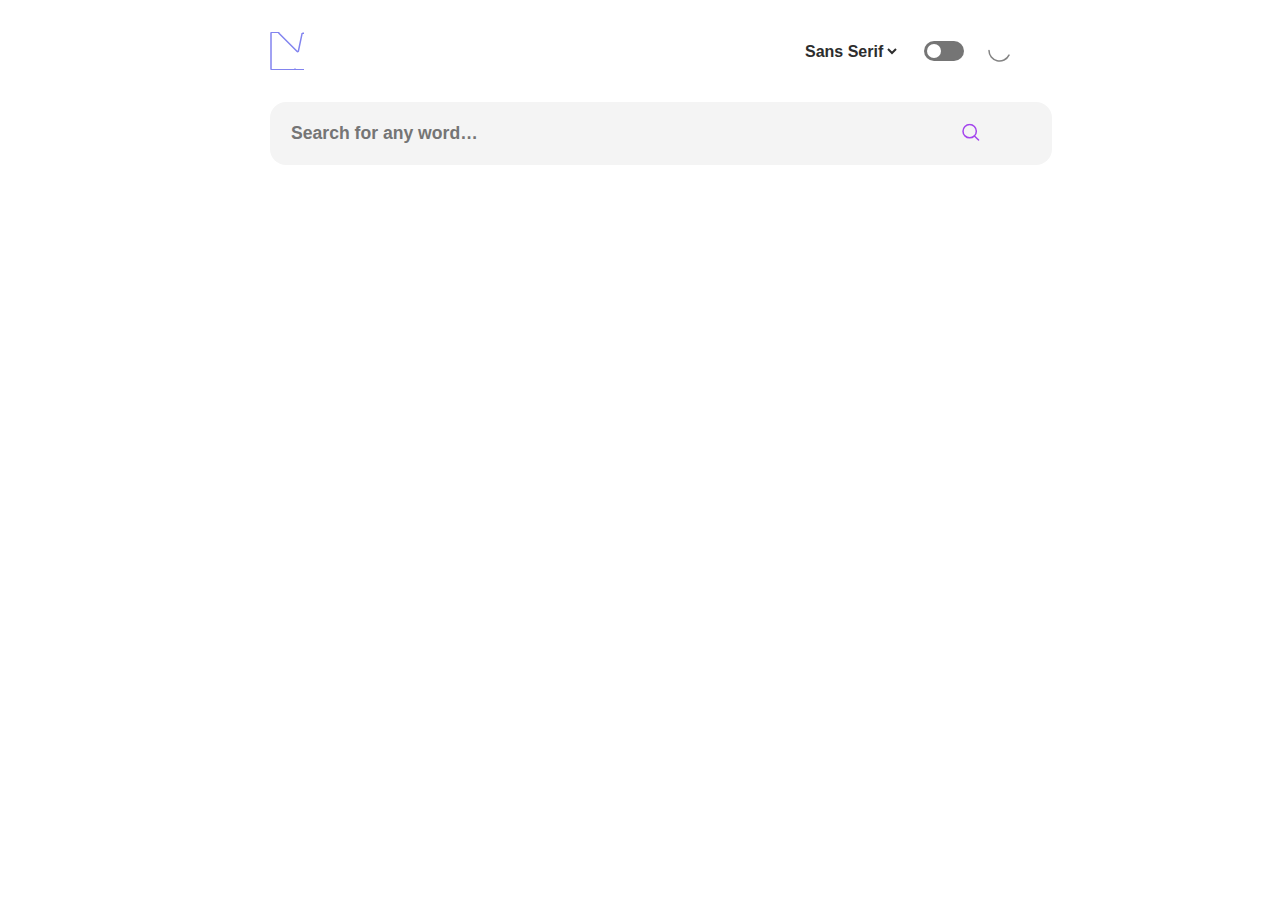
<file: A2/index.html>
<!DOCTYPE html>
<html lang="en">
<head>
    <meta charset="UTF-8">
    <meta name="viewport" content="width=device-width, initial-scale=1.0">
    <title>Dictionary Web App</title>
    <link rel="stylesheet" href="style.css">
    <script src="script.js" defer></script>
</head>
<body class="font-sans">

    <div class="container">
        <header>
            <img src="[data-uri]" alt="Book Icon">
            <div class="controls">
                <select id="font-selector">
                    <option value="font-sans">Sans Serif</option>
                    <option value="font-serif">Serif</option>
                    <option value="font-mono">Mono</option>
                </select>
                <div class="theme-toggle">
                    <input type="checkbox" id="theme-switch">
                    <label for="theme-switch" class="slider"></label>
                </div>
                <svg class="moon-icon" xmlns="http://www.w3.org/2000/svg" width="22" height="22" viewBox="0 0 22 22"><path fill="none" stroke="#838383" stroke-linecap="round" stroke-linejoin="round" stroke-width="1.5" d="M1 10.449a10.544 10.544 0 0 0 19.993 4.686A10.544 10.544 0 0 1 1.001 10.45Z"/></svg>
            </div>
        </header>

        <main>
            <form id="search-form">
                <input type="text" id="search-input" placeholder="Search for any word…" required>
                <button type="submit" aria-label="Search">
                    <svg xmlns="http://www.w3.org/2000/svg" width="18" height="18" viewBox="0 0 18 18"><path fill="none" stroke="#A445ED" stroke-linecap="round" stroke-linejoin="round" stroke-width="1.5" d="m12.663 12.663 3.887 3.887M1 7.664a6.665 6.665 0 1 0 13.33 0 6.665 6.665 0 0 0-13.33 0Z"/></svg>
                </button>
            </form>

            <div id="results-container">
                </div>
        </main>
    </div>

</body>
</html>
</file>
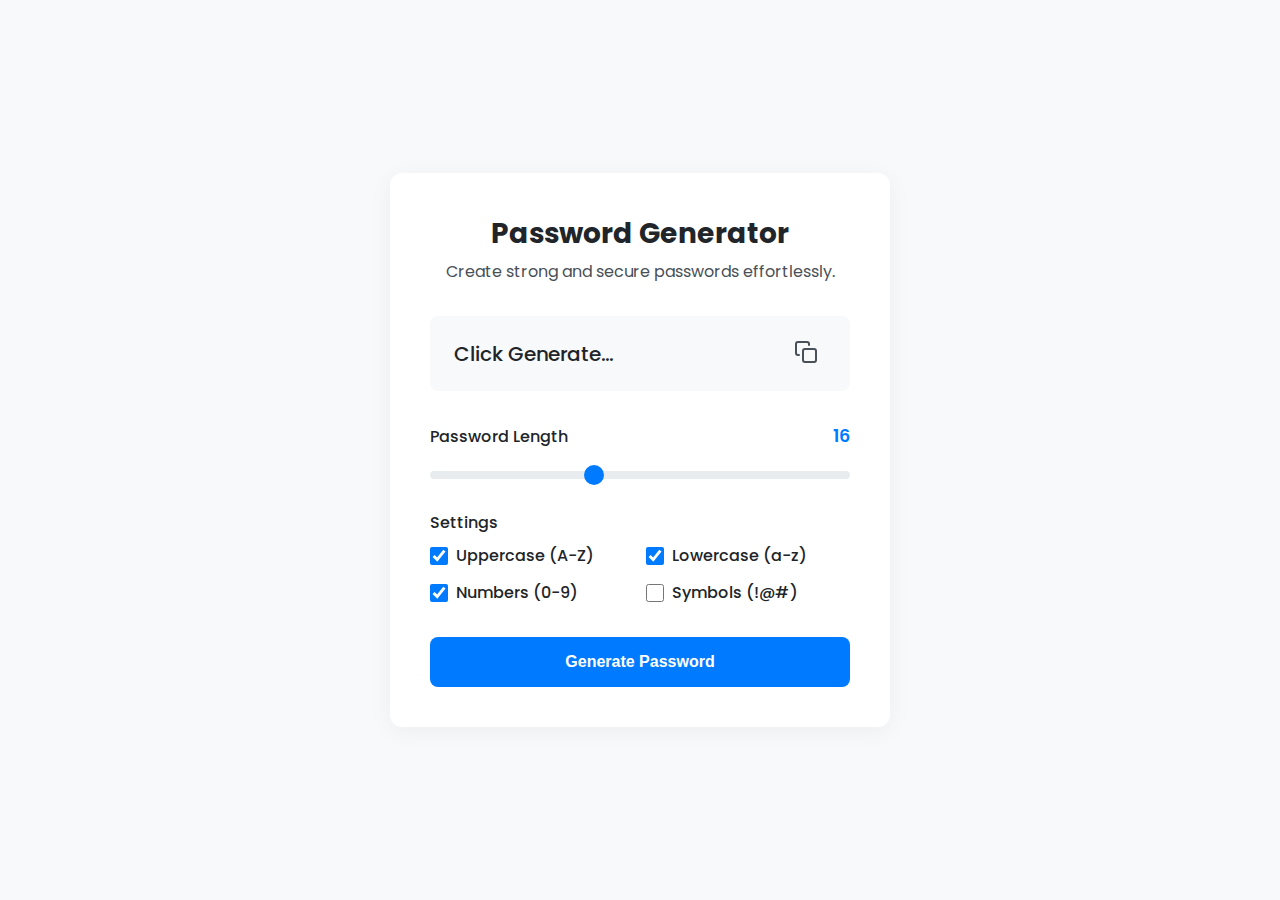
<file: A3/index.html>
<!DOCTYPE html>
<html lang="en">
<head>
    <meta charset="UTF-8">
    <meta name="viewport" content="width=device-width, initial-scale=1.0">
    <title>Password Generator</title>
    
    <link rel="stylesheet" href="style.css">
    
    <link rel="preconnect" href="https://fonts.googleapis.com">
    <link rel="preconnect" href="https://fonts.gstatic.com" crossorigin>
    <link href="https://fonts.googleapis.com/css2?family=Poppins:wght@400;500;600&display=swap" rel="stylesheet">

    <script src="script.js" defer></script>
</head>
<body>
    <main class="card">
        <header>
            <h1>Password Generator</h1>
            <p>Create strong and secure passwords effortlessly.</p>
        </header>

        <section class="output-area">
            <span id="password-output">Click Generate...</span>
            <button id="copy-button" title="Copy password">
                <svg xmlns="http://www.w3.org/2000/svg" width="24" height="24" viewBox="0 0 24 24" fill="none" stroke="currentColor" stroke-width="2" stroke-linecap="round" stroke-linejoin="round"><rect x="9" y="9" width="13" height="13" rx="2" ry="2"></rect><path d="M5 15H4a2 2 0 0 1-2-2V4a2 2 0 0 1 2-2h9a2 2 0 0 1 2 2v1"></path></svg>
            </button>
        </section>

        <section class="controls">
            <div class="control-item">
                <div class="label-group">
                    <label for="length-slider">Password Length</label>
                    <span id="length-value">16</span>
                </div>
                <input type="range" id="length-slider" min="6" max="32" value="16">
            </div>

            <div class="control-item">
                 <label>Settings</label>
                 <div class="checkbox-group">
                    <div class="checkbox-container">
                        <input type="checkbox" id="uppercase" checked>
                        <label for="uppercase">Uppercase (A-Z)</label>
                    </div>
                    <div class="checkbox-container">
                        <input type="checkbox" id="lowercase" checked>
                        <label for="lowercase">Lowercase (a-z)</label>
                    </div>
                    <div class="checkbox-container">
                        <input type="checkbox" id="numbers" checked>
                        <label for="numbers">Numbers (0-9)</label>
                    </div>
                    <div class="checkbox-container">
                        <input type="checkbox" id="symbols">
                        <label for="symbols">Symbols (!@#)</label>
                    </div>
                 </div>
            </div>
        </section>

        <button id="generate-button">Generate Password</button>
    </main>
</body>
</html>
</file>
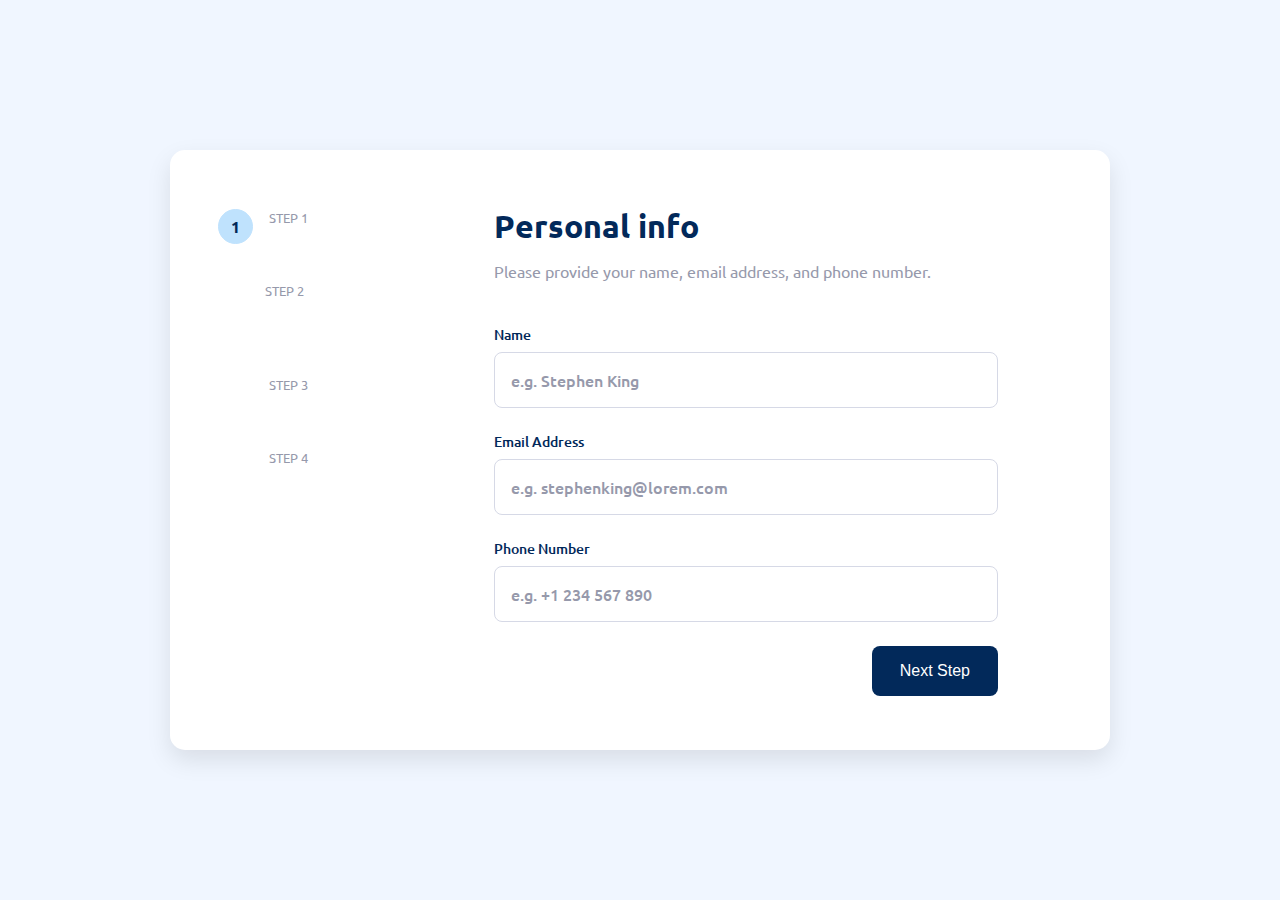
<file: A4/index.html>
<!DOCTYPE html>
<html lang="en">
<head>
    <meta charset="UTF-8">
    <meta name="viewport" content="width=device-width, initial-scale=1.0">
    <title>Multi-step Form</title>
    <link rel="stylesheet" href="style.css">
    <link rel="preconnect" href="https://fonts.googleapis.com">
    <link rel="preconnect" href="https://fonts.gstatic.com" crossorigin>
    <link href="https://fonts.googleapis.com/css2?family=Ubuntu:wght@400;500;700&display=swap" rel="stylesheet">
</head>
<body>
    <div class="form-container">
        <aside class="sidebar">
            <div class="step active">
                <div class="step-number">1</div>
                <div class="step-info">
                    <span>Step 1</span>
                    <p>Your Info</p>
                </div>
            </div>
            <div class="step">
                <div class="step-number">2</div>
                <div class="step-info">
                    <span>Step 2</span>
                    <p>Select Plan</p>
                </div>
            </div>
            <div class="step">
                <div class="step-number">3</div>
                <div class="step-info">
                    <span>Step 3</span>
                    <p>Add-ons</p>
                </div>
            </div>
            <div class="step">
                <div class="step-number">4</div>
                <div class="step-info">
                    <span>Step 4</span>
                    <p>Summary</p>
                </div>
            </div>
        </aside>

        <main class="form-content">
            <div class="form-step">
                <h1>Personal info</h1>
                <p>Please provide your name, email address, and phone number.</p>
                
                <form>
                    <div class="form-group">
                        <label for="name">Name</label>
                        <input type="text" id="name" placeholder="e.g. Stephen King" required>
                    </div>
                    <div class="form-group">
                        <label for="email">Email Address</label>
                        <input type="email" id="email" placeholder="e.g. stephenking@lorem.com" required>
                    </div>
                    <div class="form-group">
                        <label for="phone">Phone Number</label>
                        <input type="tel" id="phone" placeholder="e.g. +1 234 567 890" required>
                    </div>
                </form>
            </div>

            <div class="form-navigation">
                <button type="button" class="next-btn">Next Step</button>
            </div>
        </main>
    </div>
</body>
</html>
</file>
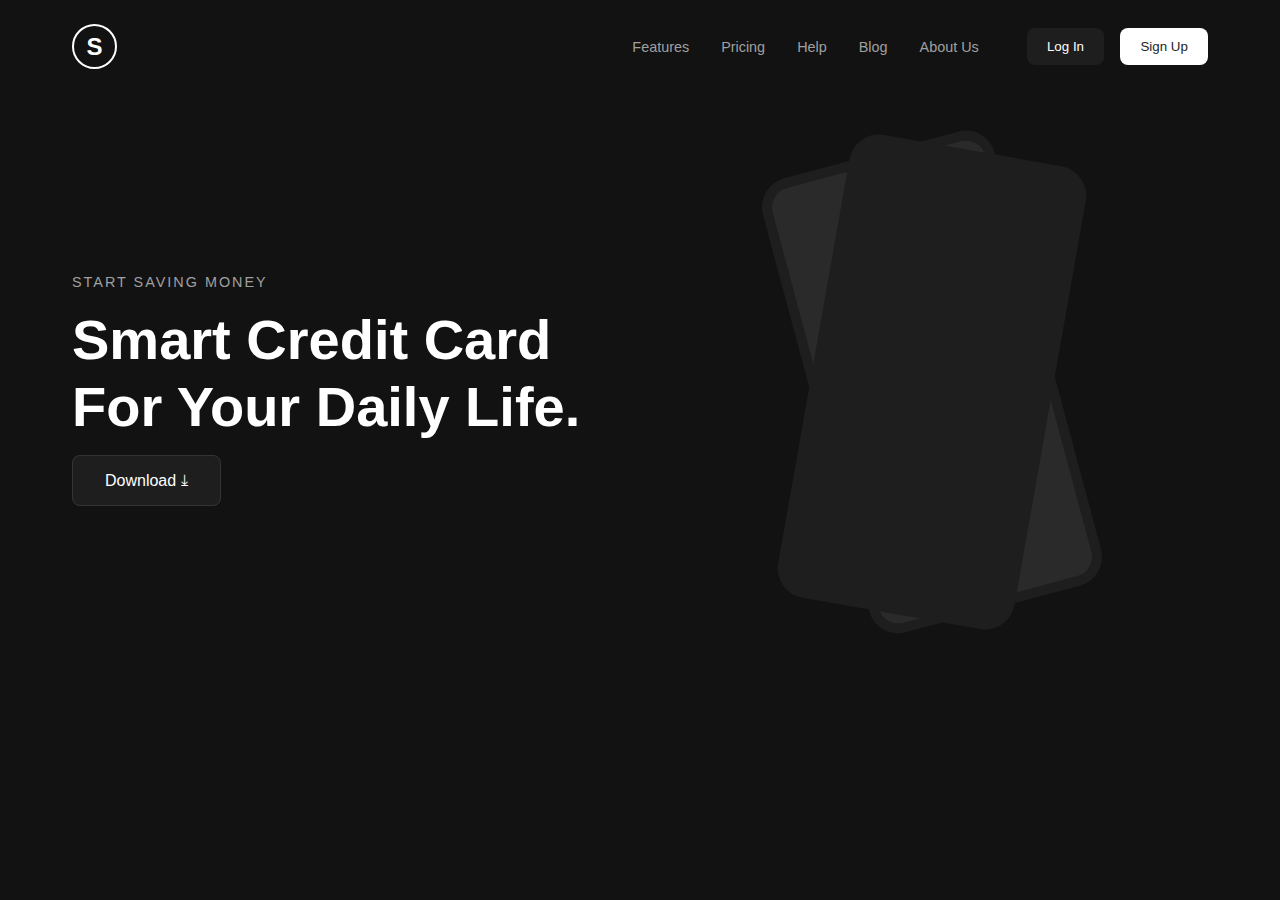
<file: Project 1/index.html>
<!DOCTYPE html>
<html lang="en">
<head>
    <meta charset="UTF-8">
    <meta name="viewport" content="width=device-width, initial-scale=1.0">
    <title>Payment Landing Page</title>
    <link rel="stylesheet" href="style.css">
</head>
<body>

    <div class="container">
        <header class="header">
            <nav class="navbar">
                <a href="#" class="nav-logo">S</a>
                
                <div class="nav-content">
                    <ul class="nav-menu">
                        <li class="nav-item"><a href="#" class="nav-link">Features</a></li>
                        <li class="nav-item"><a href="#" class="nav-link">Pricing</a></li>
                        <li class="nav-item"><a href="#" class="nav-link">Help</a></li>
                        <li class="nav-item"><a href="#" class="nav-link">Blog</a></li>
                        <li class="nav-item"><a href="#" class="nav-link">About Us</a></li>
                    </ul>
                    <div class="nav-buttons">
                        <button class="btn btn-login">Log In</button>
                        <button class="btn btn-signup">Sign Up</button>
                    </div>
                </div>

                <div class="hamburger">
                    <span class="bar"></span>
                    <span class="bar"></span>
                    <span class="bar"></span>
                </div>
            </nav>
        </header>

        <main class="hero">
            <div class="hero-text">
                <p class="subheading">START SAVING MONEY</p>
                <h1>Smart Credit Card For Your Daily Life.</h1>
                <a href="#" class="btn btn-download">Download ⤓</a>
            </div>
            <div class="hero-image">
                </div>
        </main>
    </div>

    <script src="script.js"></script>
</body>
</html>
</file>
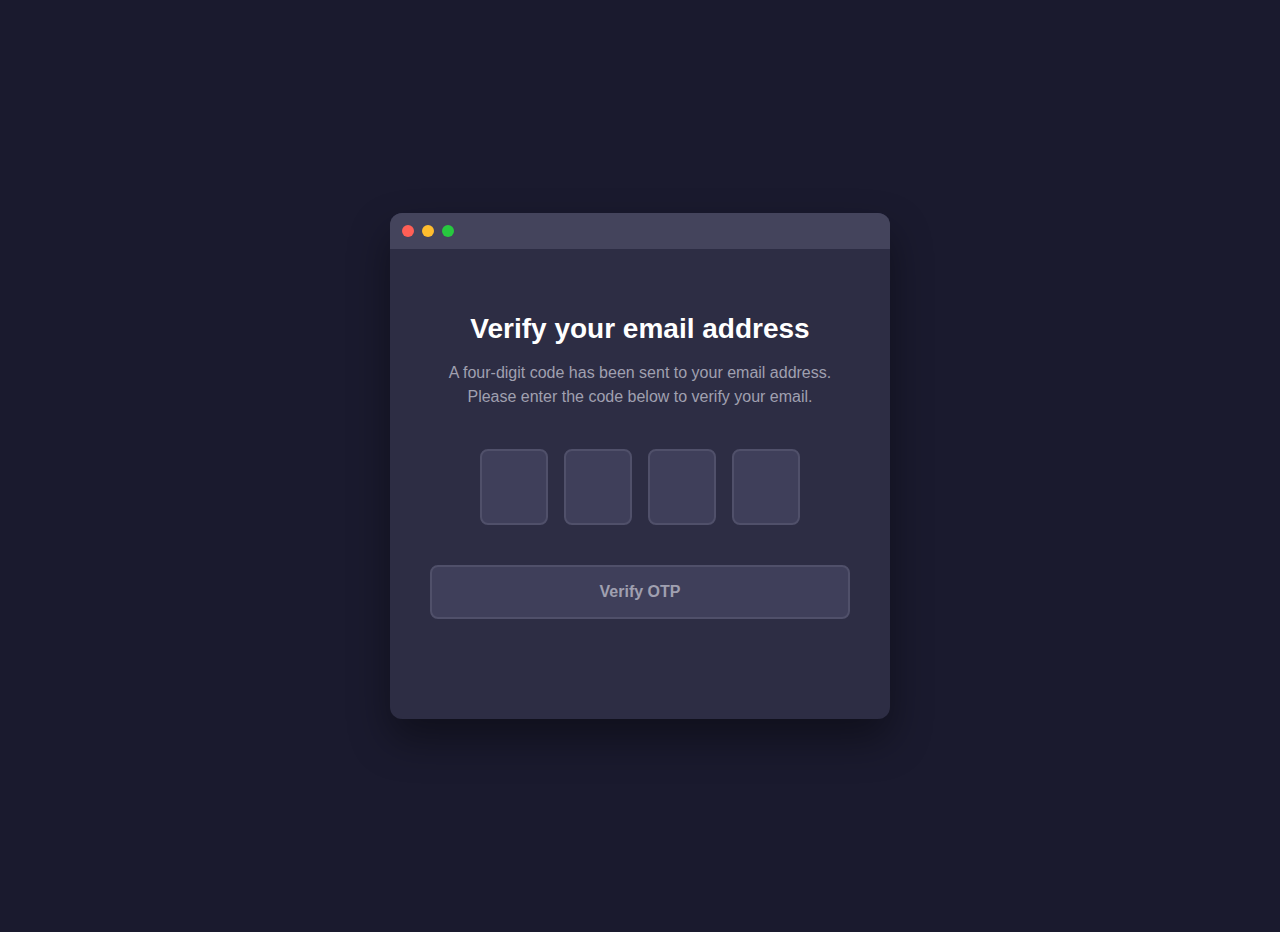
<file: Project 2/index.html>
<!DOCTYPE html>
<html lang="en">
<head>
    <meta charset="UTF-8">
    <meta name="viewport" content="width=device-width, initial-scale=1.0">
    <title>OTP Verification</title>
    <link rel="stylesheet" href="style.css">
</head>
<body>

    <div class="window-mockup">
        <div class="window-header">
            <div class="dot"></div>
            <div class="dot"></div>
            <div class="dot"></div>
        </div>
        <div class="otp-container">
            <h2>Verify your email address</h2>
            <p class="subtitle">A four-digit code has been sent to your email address. Please enter the code below to verify your email.</p>
            
            <form id="otp-form">
                <div class="otp-inputs" id="otp-inputs">
                    <input type="text" inputmode="numeric" pattern="[0-9]" maxlength="1" class="otp-digit" required>
                    <input type="text" inputmode="numeric" pattern="[0-9]" maxlength="1" class="otp-digit" required>
                    <input type="text" inputmode="numeric" pattern="[0-9]" maxlength="1" class="otp-digit" required>
                    <input type="text" inputmode="numeric" pattern="[0-9]" maxlength="1" class="otp-digit" required>
                </div>
                <button type="submit" class="btn-verify">Verify OTP</button>
            </form>
            <p id="message-area"></p>
        </div>
    </div>

    <script src="script.js"></script>
</body>
</html>
</file>
<file: A2/style.css>
:root {
    --bg-color: #ffffff;
    --text-color: #2d2d2d;
    --input-bg: #f4f4f4;
    --heading-color: #2d2d2d;
    --secondary-text: #757575;
    --accent-color: #a445ed;
    --divider-color: #e9e9e9;

    --font-sans: 'Inter', sans-serif;
    --font-serif: 'Lora', serif;
    --font-mono: 'Inconsolata', monospace;
}

body.dark-theme {
    --bg-color: #050505;
    --text-color: #ffffff;
    --input-bg: #1f1f1f;
    --heading-color: #ffffff;
    --divider-color: #3a3a3a;
}

body {
    background-color: var(--bg-color);
    color: var(--text-color);
    font-family: var(--font-family);
    transition: background-color 0.3s, color 0.3s;
    line-height: 1.6;
}
body.font-sans { --font-family: var(--font-sans); }
body.font-serif { --font-family: var(--font-serif); }
body.font-mono { --font-family: var(--font-mono); }

.container {
    max-width: 740px;
    margin: 2rem auto;
    padding: 0 1.5rem;
}

header {
    display: flex;
    justify-content: space-between;
    align-items: center;
    margin-bottom: 2rem;
}

.controls { display: flex; align-items: center; gap: 1.5rem; }
#font-selector {
    background: none;
    border: none;
    color: var(--heading-color);
    font-family: inherit;
    font-weight: bold;
    font-size: 1rem;
}
#font-selector:focus { outline: none; }

.theme-toggle { display: flex; align-items: center; gap: 1rem; }
.theme-toggle input { display: none; }
.theme-toggle .slider {
    width: 40px; height: 20px;
    background-color: var(--secondary-text);
    border-radius: 10px;
    position: relative;
    cursor: pointer;
    transition: background-color 0.3s;
}
.theme-toggle .slider::before {
    content: '';
    position: absolute;
    width: 14px; height: 14px;
    background-color: white;
    border-radius: 50%;
    top: 3px; left: 3px;
    transition: transform 0.3s;
}
.theme-toggle input:checked + .slider { background-color: var(--accent-color); }
.theme-toggle input:checked + .slider::before { transform: translateX(20px); }
.moon-icon { stroke: var(--secondary-text); }
body.dark-theme .moon-icon { stroke: var(--accent-color); }

#search-form { position: relative; margin-bottom: 2rem; }
#search-input {
    width: 100%;
    padding: 1.25rem;
    border: 1px solid transparent;
    border-radius: 1rem;
    background-color: var(--input-bg);
    color: var(--heading-color);
    font-size: 1.1rem;
    font-weight: bold;
}
#search-input:focus { border-color: var(--accent-color); outline: none; }
#search-form button {
    position: absolute; right: 1.5rem; top: 50%;
    transform: translateY(-50%);
    background: none; border: none; cursor: pointer;
}

.word-header { display: flex; justify-content: space-between; align-items: center; margin-bottom: 1rem; }
.word-header h1 { font-size: 3rem; margin: 0; }
.word-header .phonetic { color: var(--accent-color); font-size: 1.5rem; }
.play-btn {
    background-color: var(--accent-color); opacity: 0.8;
    border: none; border-radius: 50%;
    width: 60px; height: 60px;
    cursor: pointer; display: flex; align-items: center; justify-content: center;
    transition: opacity 0.2s;
}
.play-btn:hover { opacity: 1; }
.play-btn svg path { fill: white; }

.part-of-speech { display: flex; align-items: center; gap: 1rem; margin: 2rem 0 1rem; }
.part-of-speech h2 { font-style: italic; font-size: 1.25rem; margin: 0; }
.part-of-speech::after { content: ''; flex-grow: 1; height: 1px; background-color: var(--divider-color); }

.meaning-header, .synonym-header { color: var(--secondary-text); margin-bottom: 1rem; }
ul { list-style: none; padding-left: 0; }
li { margin-bottom: 1rem; padding-left: 1.5rem; position: relative; }
li::before { content: '•'; color: var(--accent-color); position: absolute; left: 0; }

.synonyms a { color: var(--accent-color); font-weight: bold; text-decoration: none; margin-right: 1rem; }
.synonyms a:hover { text-decoration: underline; }

.source { border-top: 1px solid var(--divider-color); margin-top: 2rem; padding-top: 1rem; display: flex; gap: 1rem; }
.source span { color: var(--secondary-text); }
.source a { color: var(--text-color); }

.error { text-align: center; }
.error h2 { font-size: 3rem; }
</file>
<file: A3/style.css>
:root {
    --primary-color: #007bff;
    --primary-hover: #0056b3;
    --bg-color: #f8f9fa;
    --card-bg: #ffffff;
    --text-color: #495057;
    --heading-color: #212529;
    --border-color: #dee2e6;
    --slider-track: #e9ecef;
}

* {
    box-sizing: border-box;
    margin: 0;
    padding: 0;
}

body {
    font-family: 'Poppins', sans-serif;
    background-color: var(--bg-color);
    color: var(--text-color);
    display: flex;
    justify-content: center;
    align-items: center;
    min-height: 100vh;
    padding: 1rem;
}

.card {
    background-color: var(--card-bg);
    border-radius: 12px;
    box-shadow: 0 4px 25px rgba(0, 0, 0, 0.05);
    padding: 2.5rem;
    width: 100%;
    max-width: 500px;
}

header {
    text-align: center;
    margin-bottom: 2rem;
}

header h1 {
    color: var(--heading-color);
    font-size: 1.75rem;
    margin-bottom: 0.25rem;
}

.output-area {
    display: flex;
    align-items: center;
    justify-content: space-between;
    background-color: var(--bg-color);
    border-radius: 8px;
    padding: 1rem 1.5rem;
    margin-bottom: 2rem;
}

#password-output {
    font-size: 1.25rem;
    font-weight: 500;
    color: var(--heading-color);
    word-break: break-all;
    flex-grow: 1;
}

#copy-button {
    background: none;
    border: none;
    cursor: pointer;
    color: var(--text-color);
    padding: 0.5rem;
    margin-left: 1rem;
    border-radius: 50%;
    transition: background-color 0.2s, color 0.2s;
}

#copy-button:hover {
    background-color: var(--border-color);
    color: var(--primary-hover);
}

.controls {
    display: flex;
    flex-direction: column;
    gap: 1.5rem;
    margin-bottom: 2rem;
}

.label-group {
    display: flex;
    justify-content: space-between;
    align-items: center;
    margin-bottom: 0.75rem;
}

.control-item label {
    font-weight: 500;
    color: var(--heading-color);
}

#length-value {
    font-weight: 600;
    color: var(--primary-color);
    font-size: 1.1rem;
}

input[type="range"] {
    -webkit-appearance: none;
    appearance: none;
    width: 100%;
    height: 8px;
    background: var(--slider-track);
    border-radius: 5px;
    outline: none;
}

input[type="range"]::-webkit-slider-thumb {
    -webkit-appearance: none;
    appearance: none;
    width: 20px;
    height: 20px;
    border-radius: 50%;
    background: var(--primary-color);
    cursor: pointer;
    transition: background-color 0.2s;
}
input[type="range"]::-webkit-slider-thumb:hover {
    background: var(--primary-hover);
}

.checkbox-group {
    display: grid;
    grid-template-columns: 1fr 1fr;
    gap: 0.75rem;
    margin-top: 0.5rem;
}

.checkbox-container {
    display: flex;
    align-items: center;
    gap: 0.5rem;
}

.checkbox-container input[type="checkbox"] {
    width: 18px;
    height: 18px;
    accent-color: var(--primary-color);
}

#generate-button {
    width: 100%;
    background-color: var(--primary-color);
    color: white;
    font-size: 1rem;
    font-weight: 600;
    padding: 1rem;
    border: none;
    border-radius: 8px;
    cursor: pointer;
    transition: background-color 0.2s, transform 0.1s;
}

#generate-button:hover {
    background-color: var(--primary-hover);
}
#generate-button:active {
    transform: scale(0.98);
}
</file>
<file: A4/style.css>
/* --- VARIABLES & GLOBAL STYLES --- */
:root {
    --marine-blue: hsl(213, 96%, 18%);
    --purplish-blue: hsl(243, 100%, 62%);
    --pastel-blue: hsl(228, 100%, 84%);
    --light-blue: hsl(206, 94%, 87%);
    --strawberry-red: hsl(354, 84%, 57%);
    --cool-gray: hsl(231, 11%, 63%);
    --light-gray: hsl(229, 24%, 87%);
    --magnolia: hsl(217, 100%, 97%);
    --alabaster: hsl(231, 100%, 99%);
    --white: hsl(0, 0%, 100%);
}

* {
    margin: 0;
    padding: 0;
    box-sizing: border-box;
}

body {
    font-family: 'Ubuntu', sans-serif;
    background-color: var(--magnolia);
    display: flex;
    justify-content: center;
    align-items: center;
    min-height: 100vh;
}

/* --- MAIN CONTAINER --- */
.form-container {
    display: flex;
    width: 940px;
    height: 600px;
    background-color: var(--white);
    border-radius: 15px;
    padding: 1rem;
    box-shadow: 0 10px 25px rgba(0, 0, 0, 0.1);
}

/* --- SIDEBAR --- */
.sidebar {
    background-image: url('https://images.unsplash.com/photo-1557682250-33bd709cbe85?q=80&w=2070&auto=format&fit=crop');
    background-size: cover;
    background-position: center;
    width: 275px;
    border-radius: 10px;
    padding: 2.5rem 2rem;
    display: flex;
    flex-direction: column;
    gap: 2rem;
}

.step {
    display: flex;
    align-items: center;
    gap: 1rem;
}

.step-number {
    width: 35px;
    height: 35px;
    border: 1px solid var(--white);
    border-radius: 50%;
    display: flex;
    justify-content: center;
    align-items: center;
    color: var(--white);
    font-weight: 700;
    transition: all 0.3s ease;
}

.step.active .step-number {
    background-color: var(--light-blue);
    color: var(--marine-blue);
    border-color: var(--light-blue);
}

.step-info span {
    text-transform: uppercase;
    color: var(--cool-gray);
    font-size: 0.8rem;
}

.step-info p {
    text-transform: uppercase;
    color: var(--white);
    font-weight: 700;
    letter-spacing: 1px;
}

/* --- FORM CONTENT --- */
.form-content {
    width: 100%;
    padding: 2.5rem 6rem;
    display: flex;
    flex-direction: column;
    justify-content: space-between;
}

h1 {
    color: var(--marine-blue);
    font-size: 2rem;
    margin-bottom: 0.75rem;
}

.form-content > .form-step > p {
    color: var(--cool-gray);
    margin-bottom: 2.5rem;
    line-height: 1.6;
}

.form-group {
    margin-bottom: 1.5rem;
}

.form-group label {
    display: block;
    color: var(--marine-blue);
    font-weight: 500;
    margin-bottom: 0.5rem;
    font-size: 0.9rem;
}

.form-group input {
    width: 100%;
    padding: 1rem;
    border: 1px solid var(--light-gray);
    border-radius: 8px;
    font-size: 1rem;
    font-weight: 500;
    color: var(--marine-blue);
    font-family: 'Ubuntu', sans-serif;
}

.form-group input::placeholder {
    color: var(--cool-gray);
    font-weight: 500;
}

.form-group input:focus {
    outline: none;
    border-color: var(--purplish-blue);
}

/* --- NAVIGATION BUTTONS --- */
.form-navigation {
    display: flex;
    justify-content: flex-end;
}

.next-btn {
    background-color: var(--marine-blue);
    color: var(--white);
    border: none;
    padding: 1rem 1.75rem;
    border-radius: 8px;
    font-size: 1rem;
    font-weight: 500;
    cursor: pointer;
    transition: background-color 0.3s ease;
}

.next-btn:hover {
    background-color: var(--purplish-blue);
}
</file>
<file: Project 1/style.css>
/* Global Styles & Variables */
:root {
    --background-color: #121212;
    --component-bg-color: #1E1E1E;
    --primary-text-color: #FFFFFF;
    --secondary-text-color: #A0A0A0;
    --border-color: #333333;
}

* {
    margin: 0;
    padding: 0;
    box-sizing: border-box;
}

body {
    font-family: 'Segoe UI', Tahoma, Geneva, Verdana, sans-serif;
    background-color: var(--background-color);
    color: var(--primary-text-color);
}

.container {
    max-width: 1200px;
    margin: 0 auto;
    padding: 0 2rem;
}

/* Header & Navbar */
.header {
    padding: 1.5rem 0;
}

.navbar {
    display: flex;
    justify-content: space-between;
    align-items: center;
}

.nav-logo {
    font-size: 1.5rem;
    font-weight: bold;
    color: var(--primary-text-color);
    text-decoration: none;
    border: 2px solid var(--primary-text-color);
    border-radius: 50%;
    width: 45px;
    height: 45px;
    display: flex;
    justify-content: center;
    align-items: center;
    transition: background-color 0.3s, color 0.3s;
}

.nav-logo:hover {
    background-color: var(--primary-text-color);
    color: var(--component-bg-color);
}

.nav-content {
    display: flex;
    align-items: center;
    gap: 3rem;
}

.nav-menu {
    display: flex;
    list-style: none;
    gap: 2rem;
}

.nav-link {
    color: var(--secondary-text-color);
    text-decoration: none;
    font-size: 0.9rem;
    transition: color 0.3s;
}

.nav-link:hover {
    color: var(--primary-text-color);
}

.nav-buttons {
    display: flex;
    gap: 1rem;
}

.btn {
    padding: 0.6rem 1.2rem;
    border: 1px solid transparent;
    border-radius: 8px;
    font-weight: 500;
    cursor: pointer;
    transition: all 0.3s ease;
}

.btn-login {
    background-color: var(--component-bg-color);
    color: var(--primary-text-color);
}

.btn-login:hover {
    border-color: var(--primary-text-color);
}

.btn-signup {
    background-color: var(--primary-text-color);
    color: var(--component-bg-color);
}

.btn-signup:hover {
    background-color: #dddddd;
}

.hamburger {
    display: none;
    cursor: pointer;
    z-index: 20; /* Ensure hamburger is above the slide-in menu */
}

.bar {
    display: block;
    width: 25px;
    height: 3px;
    margin: 5px auto;
    background-color: var(--primary-text-color);
    transition: all 0.3s ease-in-out;
}

/* Hero Section */
.hero {
    display: flex;
    align-items: center;
    justify-content: space-between;
    padding: 4rem 0;
    gap: 2rem;
}

.hero-text {
    flex: 1;
}

.subheading {
    font-size: 0.9rem;
    color: var(--secondary-text-color);
    letter-spacing: 2px;
    margin-bottom: 1rem;
}

.hero-text h1 {
    font-size: 3.5rem;
    line-height: 1.2;
    margin-bottom: 2rem;
}

.btn-download {
    background-color: var(--component-bg-color);
    color: var(--primary-text-color);
    padding: 1rem 2rem;
    text-decoration: none;
    font-size: 1rem;
    border: 1px solid var(--border-color);
}

.btn-download:hover {
    border-color: var(--primary-text-color);
}

/* Hero Section Image (Accurate Version) */
.hero-image {
    flex: 1;
    min-height: 450px;
    position: relative;
    display: flex;
    align-items: center;
    justify-content: center;
}

/* Back Phone Mockup */
.hero-image::before {
    content: '';
    position: absolute;
    width: 220px;
    height: 450px;
    background-color: #2a2a2a; /* THIS LINE MAKES THE BACK PHONE SOLID */
    border: 10px solid #1E1E1E;
    border-radius: 30px;
    transform: rotate(-15deg);
    z-index: 1;
}

/* Front Phone Mockup */
.hero-image::after {
    content: '';
    position: absolute;
    width: 220px;
    height: 450px;
    background-color: #1E1E1E; /* THIS LINE PROVIDES A SOLID FALLBACK */
    background-image: url('https://i.imgur.com/kS5x4gp.png'); /* This is the screen image */
    background-size: contain;
    background-position: center;
    background-repeat: no-repeat;
    border: 10px solid #1E1E1E;
    border-radius: 30px;
    transform: rotate(10deg);
    z-index: 2;
}


/* Responsive Design (Mobile Menu) */
@media(max-width: 992px) {
    .nav-content {
        position: fixed;
        left: -100%;
        top: 0;
        height: 100%;
        width: 100%;
        flex-direction: column;
        justify-content: center;
        align-items: center;
        background-color: var(--component-bg-color);
        transition: left 0.3s ease;
        z-index: 10;
    }

    .nav-content.active {
        left: 0;
    }

    .nav-menu {
        flex-direction: column;
        text-align: center;
    }

    .nav-buttons {
        flex-direction: column;
        width: 60%;
    }
    
    .btn { width: 100%; }

    .hamburger {
        display: block;
    }

    .hamburger.active .bar:nth-child(2) { opacity: 0; }
    .hamburger.active .bar:nth-child(1) { transform: translateY(8px) rotate(45deg); }
    .hamburger.active .bar:nth-child(3) { transform: translateY(-8px) rotate(-45deg); }
    
    .hero {
        flex-direction: column-reverse;
        text-align: center;
        padding-top: 2rem;
    }
    .hero-text h1 { font-size: 2.5rem; }

    .hero-image { min-height: 350px; }
    .hero-image::before, .hero-image::after {
        width: 150px;
        height: 310px;
    }
}
</file>
<file: Project 2/style.css>
/* General Setup */
:root {
    --background-color: #1a1a2e;
    --component-bg: #2d2d44;
    --input-bg: #3f3f5a;
    --text-primary: #ffffff;
    --text-secondary: #a0a0b0;
    --border-color: #50506a;
    --valid-color: #00ff7f; /* Spring Green */
    --invalid-color: #ff4757; /* Red */
}

body {
    font-family: -apple-system, BlinkMacSystemFont, 'Segoe UI', Roboto, Oxygen, Ubuntu, Cantarell, 'Open Sans', 'Helvetica Neue', sans-serif;
    background-color: var(--background-color);
    color: var(--text-primary);
    display: flex;
    justify-content: center;
    align-items: center;
    min-height: 100vh;
    margin: 0;
    padding: 1rem;
}

/* Window Mockup */
.window-mockup {
    width: 100%;
    max-width: 500px;
    background-color: var(--component-bg);
    border-radius: 12px;
    overflow: hidden;
    box-shadow: 0 20px 40px rgba(0, 0, 0, 0.4);
}

.window-header {
    background-color: #44445c;
    padding: 0.75rem;
    display: flex;
    gap: 0.5rem;
}

.dot {
    width: 12px;
    height: 12px;
    border-radius: 50%;
}
.dot:nth-child(1) { background-color: #ff5f56; }
.dot:nth-child(2) { background-color: #ffbd2e; }
.dot:nth-child(3) { background-color: #27c93f; }

/* OTP Component Styles */
.otp-container {
    padding: 2.5rem;
    text-align: center;
}

h2 {
    margin-bottom: 0.5rem;
    font-size: 1.75rem;
}

.subtitle {
    color: var(--text-secondary);
    line-height: 1.5;
    margin-bottom: 2.5rem;
}

.otp-inputs {
    display: flex;
    justify-content: center;
    gap: 1rem;
    margin-bottom: 2.5rem;
}

.otp-digit {
    width: 60px;
    height: 70px;
    font-size: 2.5rem;
    text-align: center;
    background-color: var(--input-bg);
    border: 2px solid var(--border-color);
    color: var(--text-primary);
    border-radius: 8px;
    transition: border-color 0.3s ease;
    caret-color: var(--text-primary);
}

.otp-digit:focus {
    outline: none;
    border-color: var(--text-primary);
}

/* Validation Styles */
.otp-inputs.valid .otp-digit {
    border-color: var(--valid-color);
}
.otp-inputs.invalid .otp-digit {
    border-color: var(--invalid-color);
}

.btn-verify {
    width: 100%;
    padding: 1rem;
    background-color: var(--input-bg);
    border: 2px solid var(--border-color);
    border-radius: 8px;
    color: var(--text-secondary);
    font-size: 1rem;
    font-weight: bold;
    cursor: pointer;
    transition: all 0.3s ease;
}

.btn-verify:hover {
    background-color: var(--border-color);
    color: var(--text-primary);
}

#message-area {
    margin-top: 1.5rem;
    font-weight: bold;
    height: 20px;
}

#message-area.success {
    color: var(--valid-color);
}
</file>
